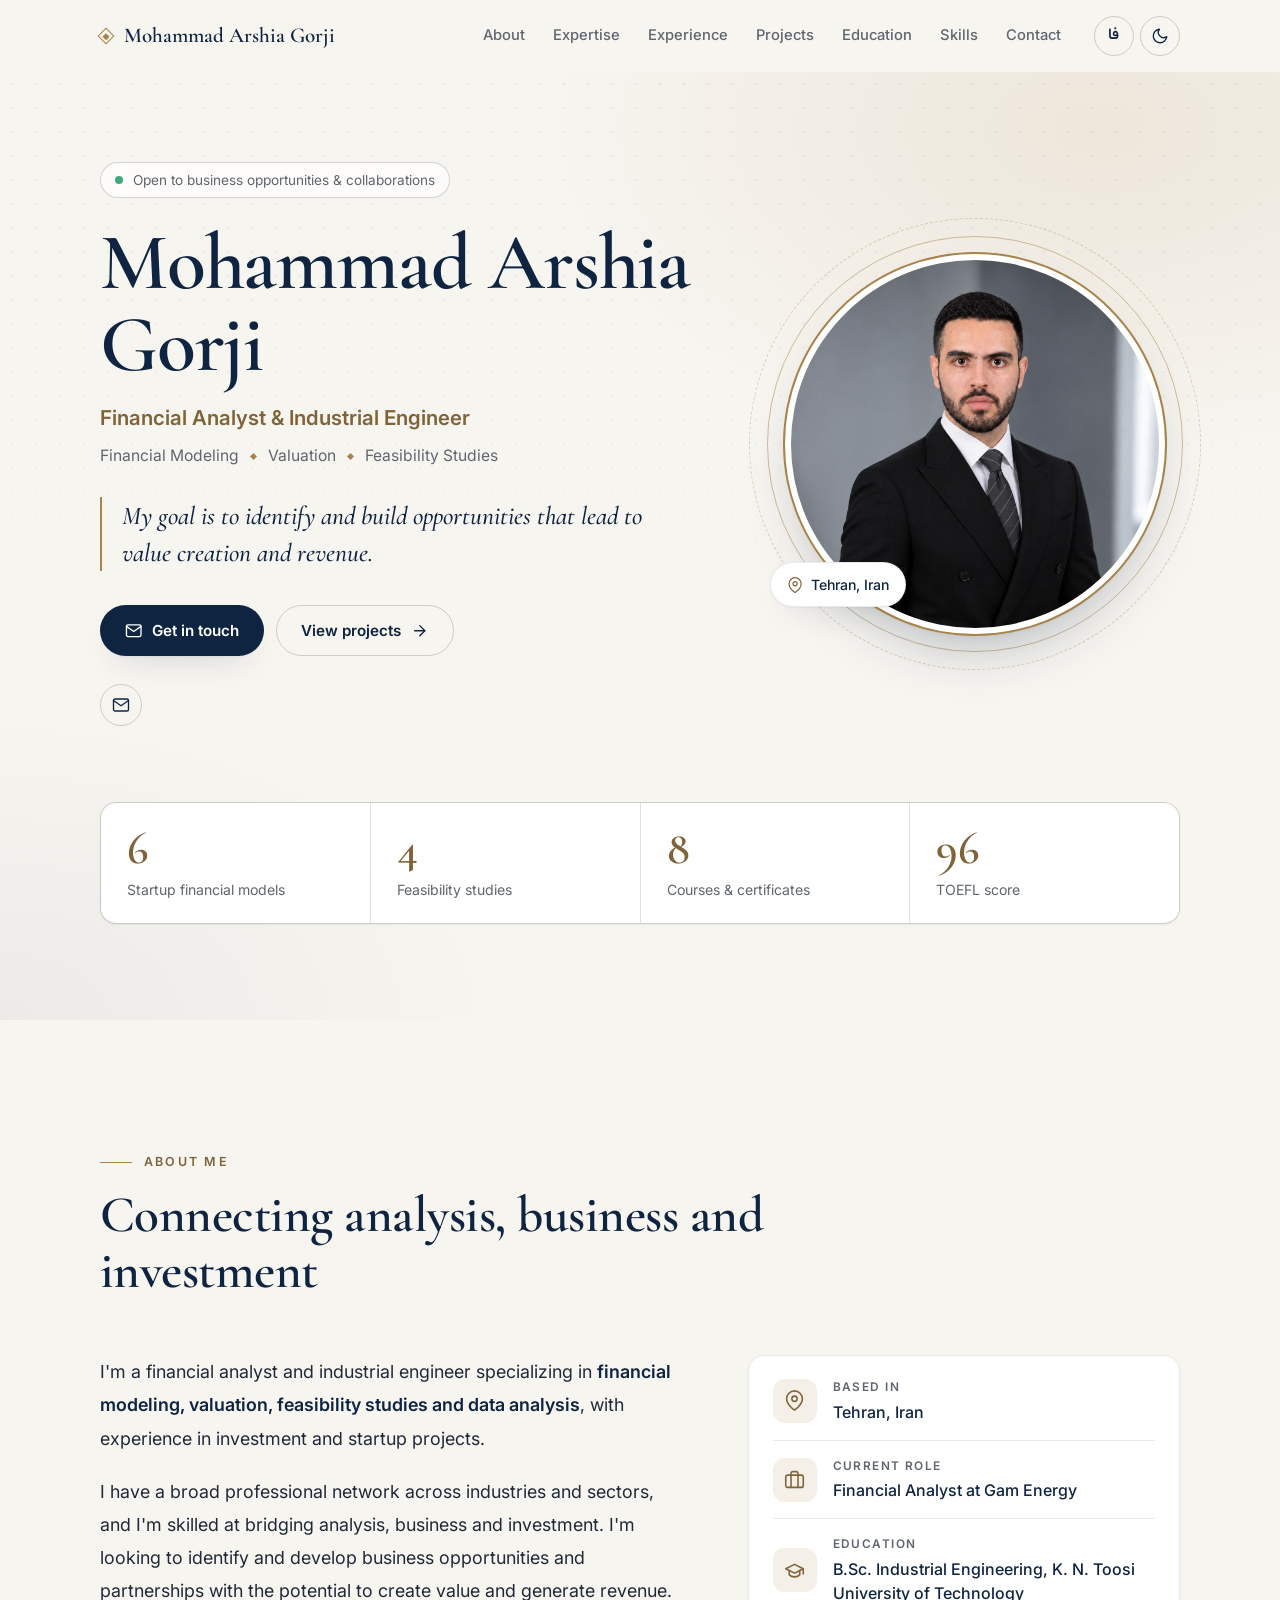
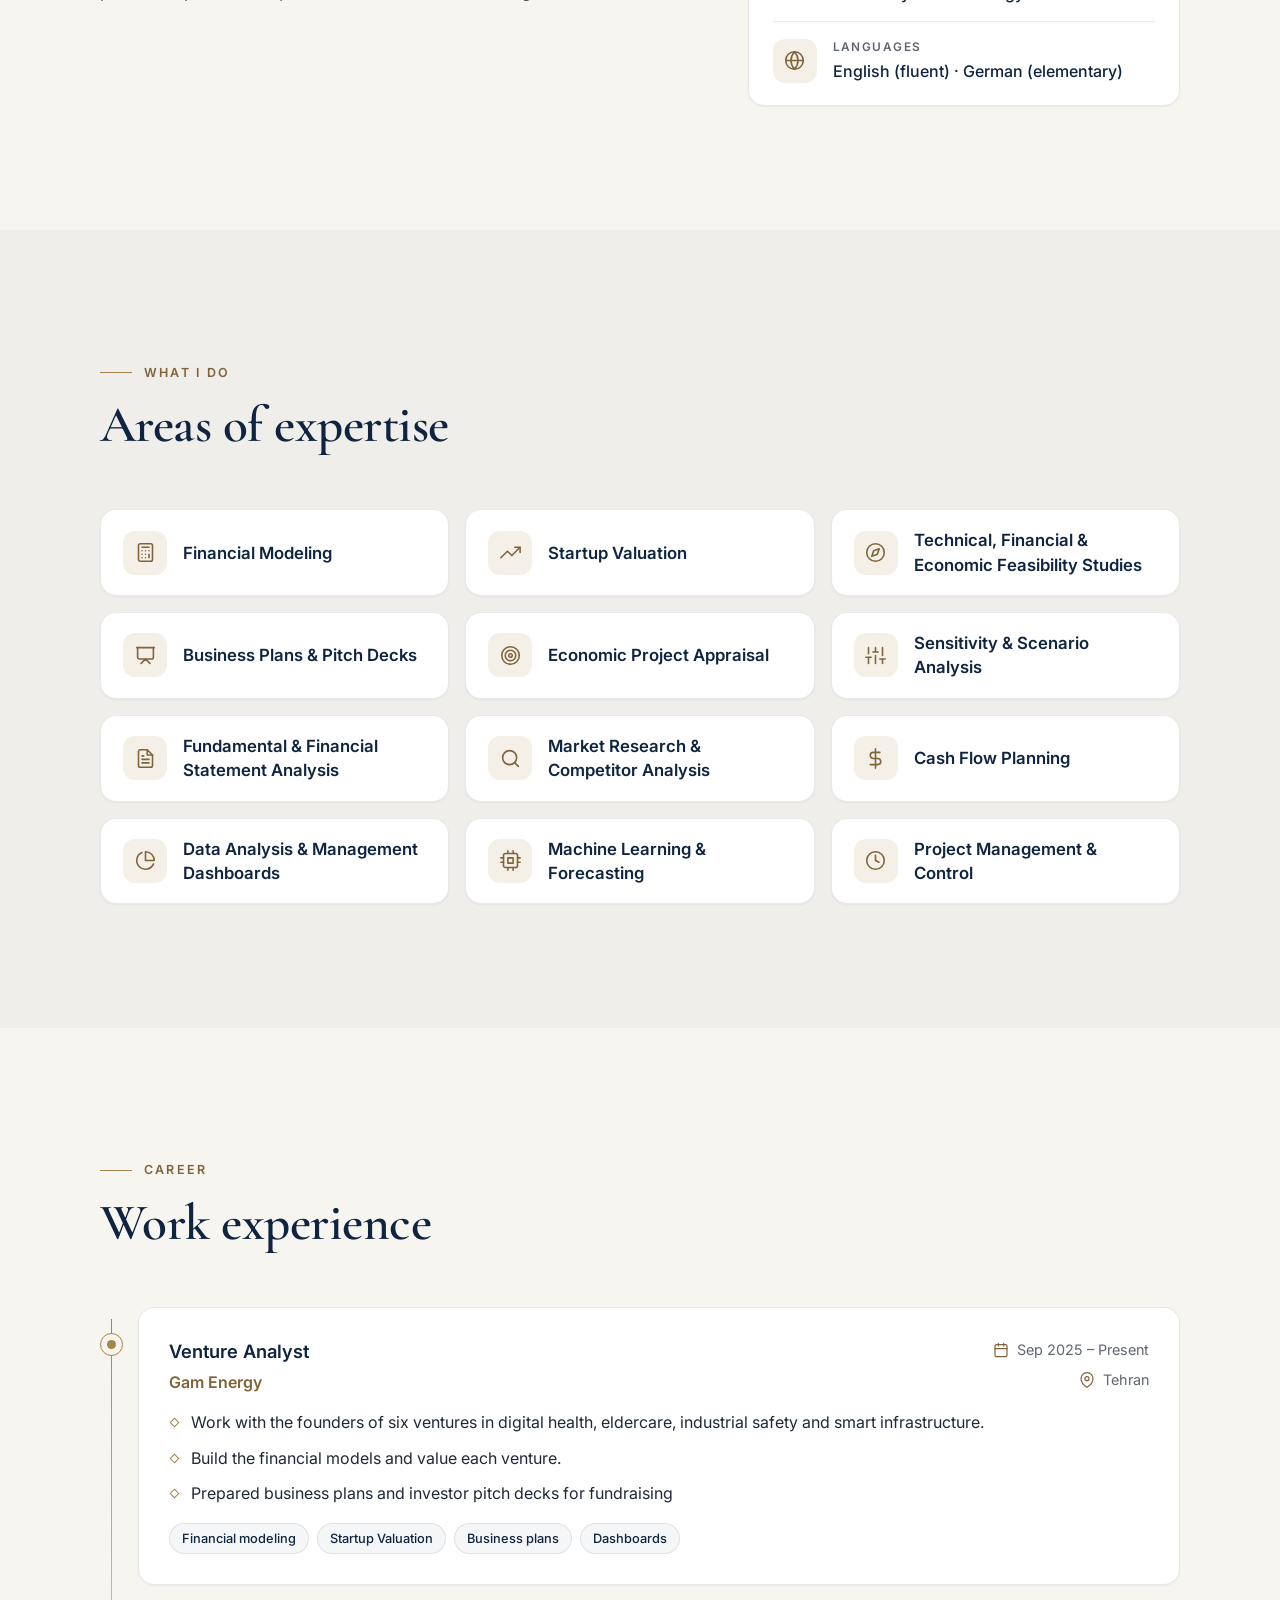
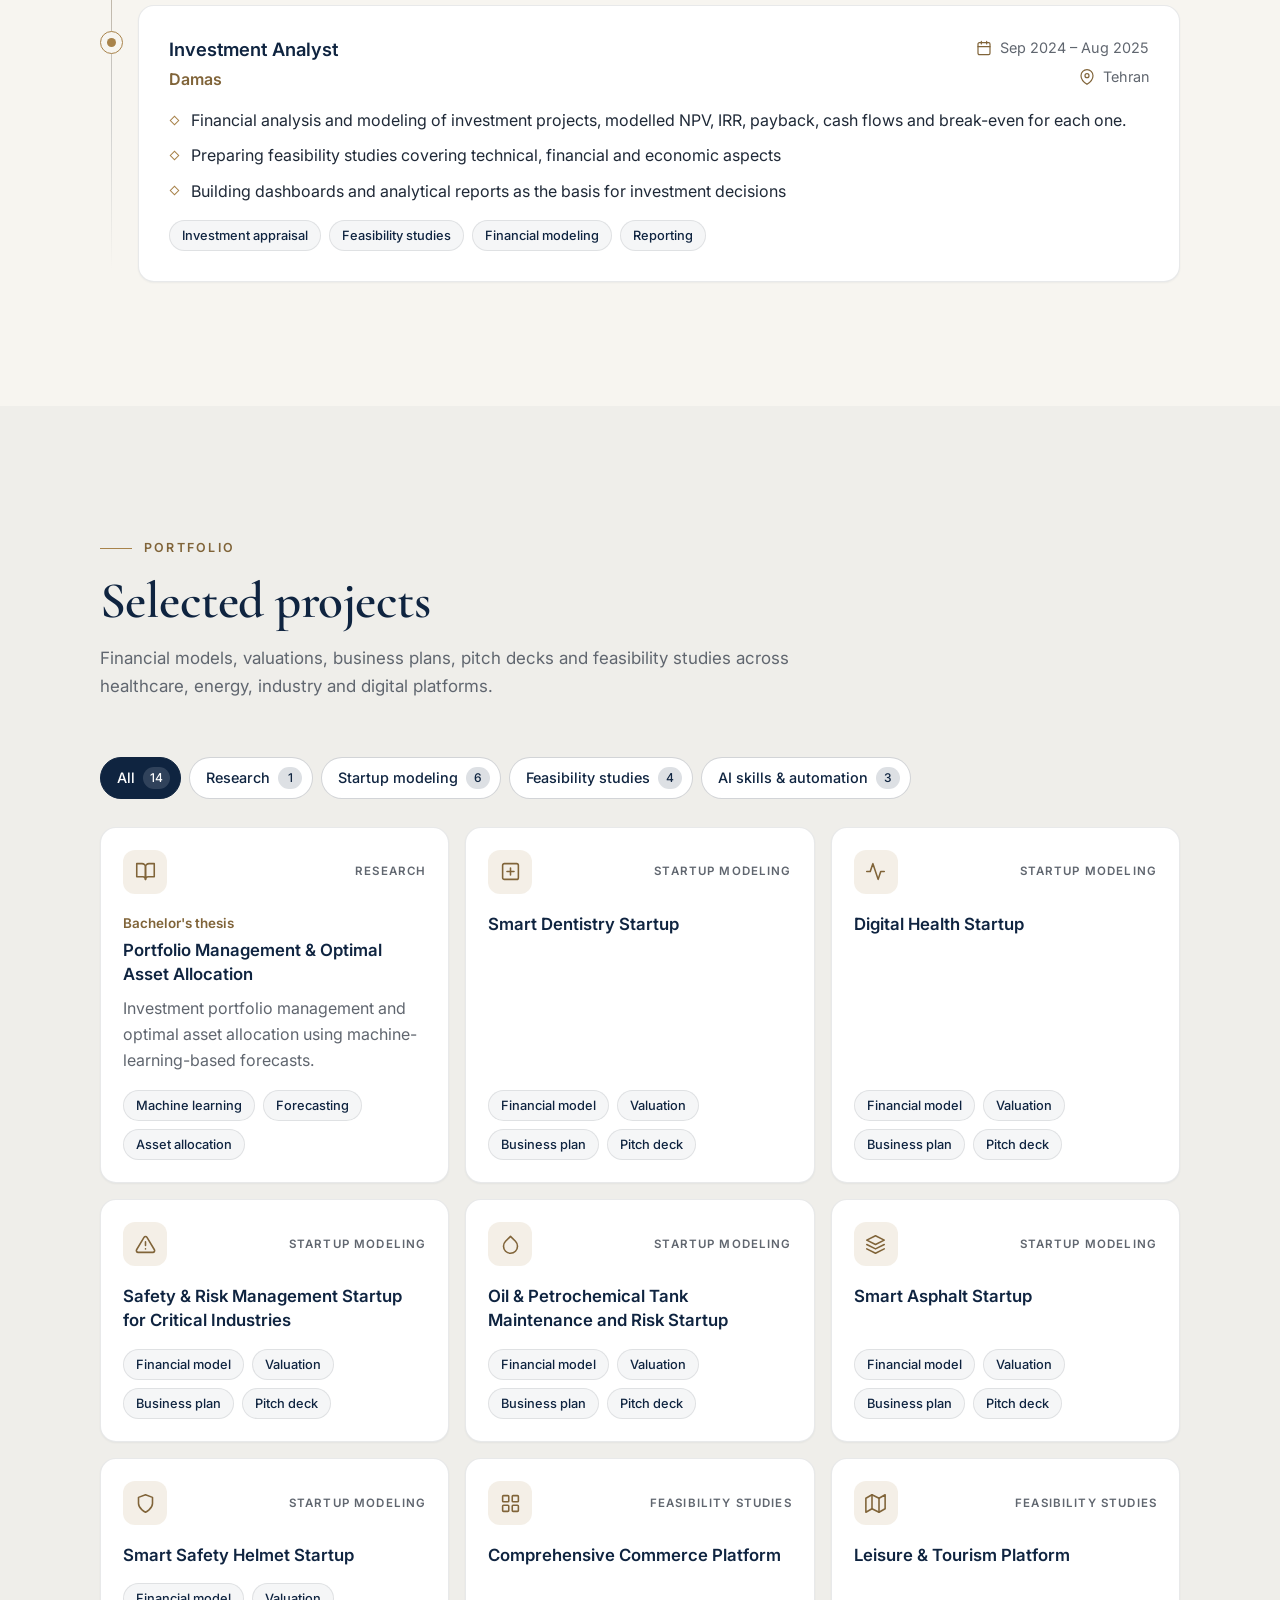
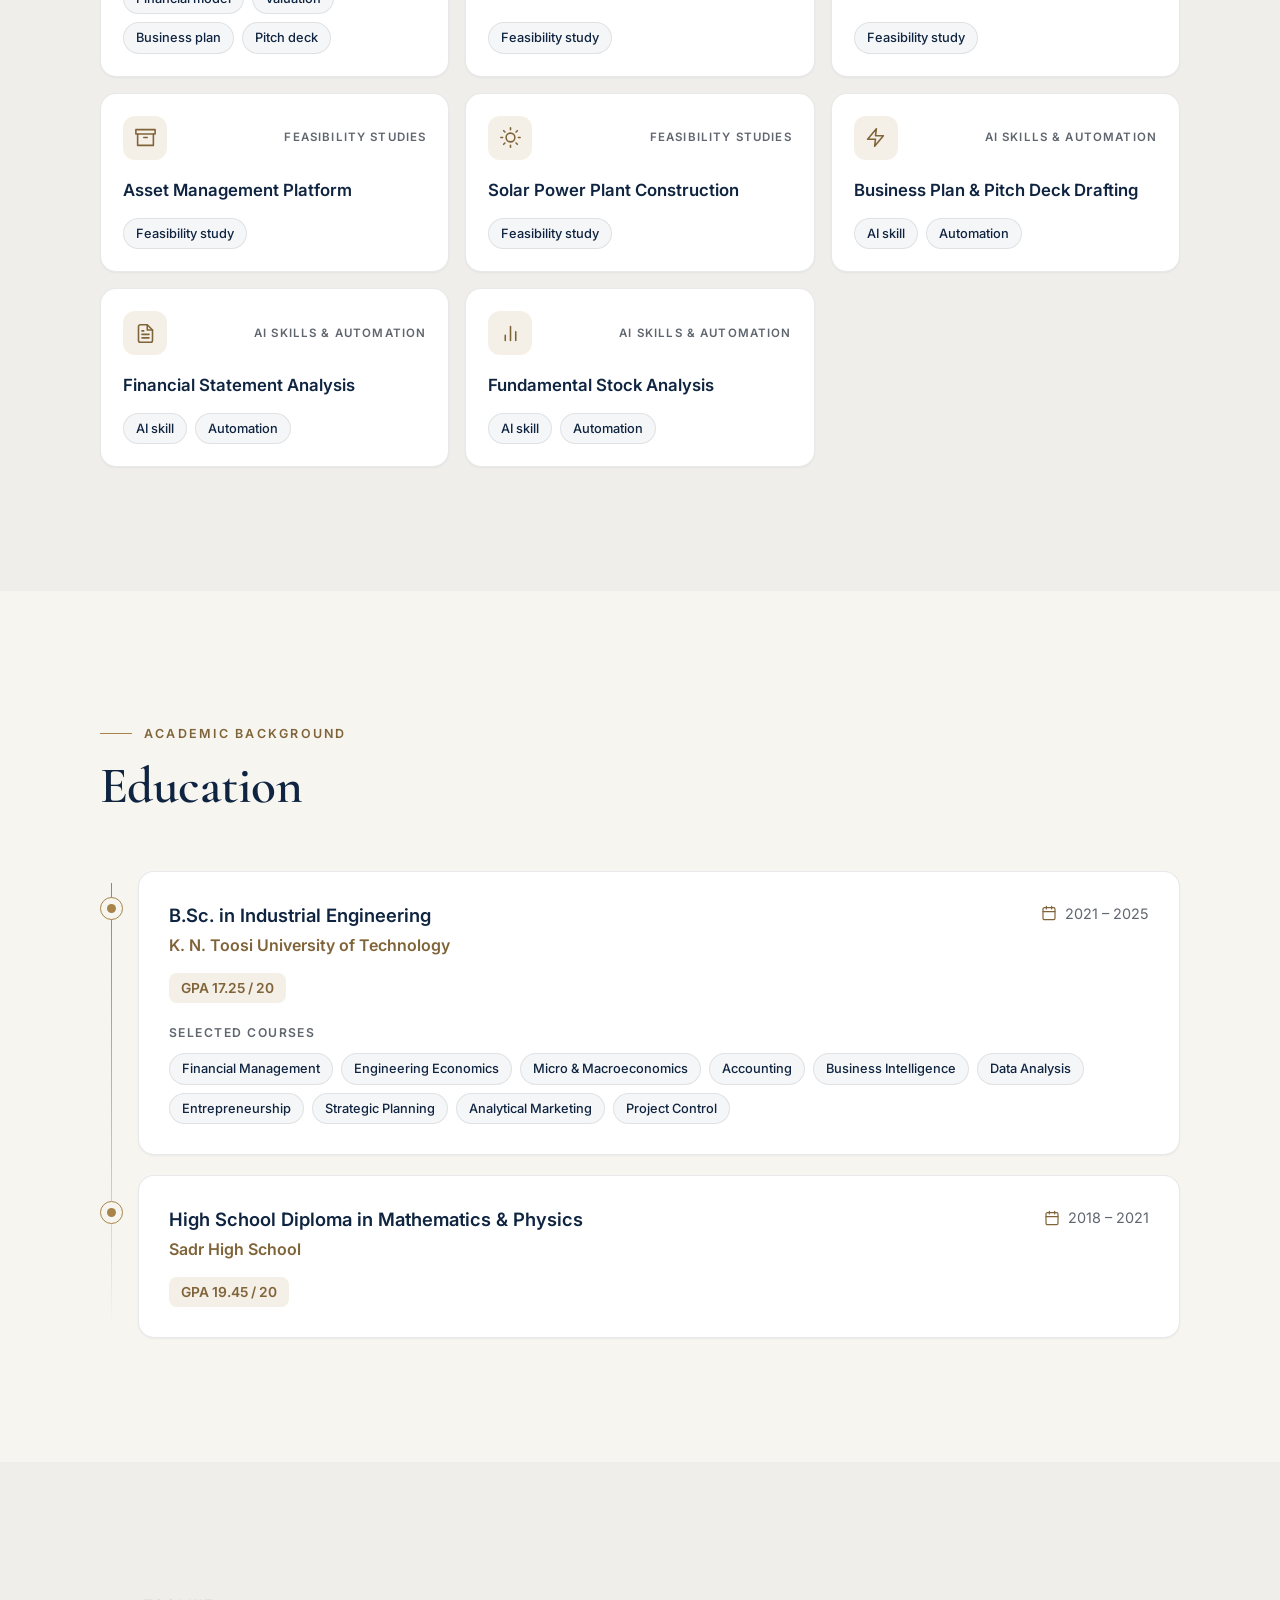
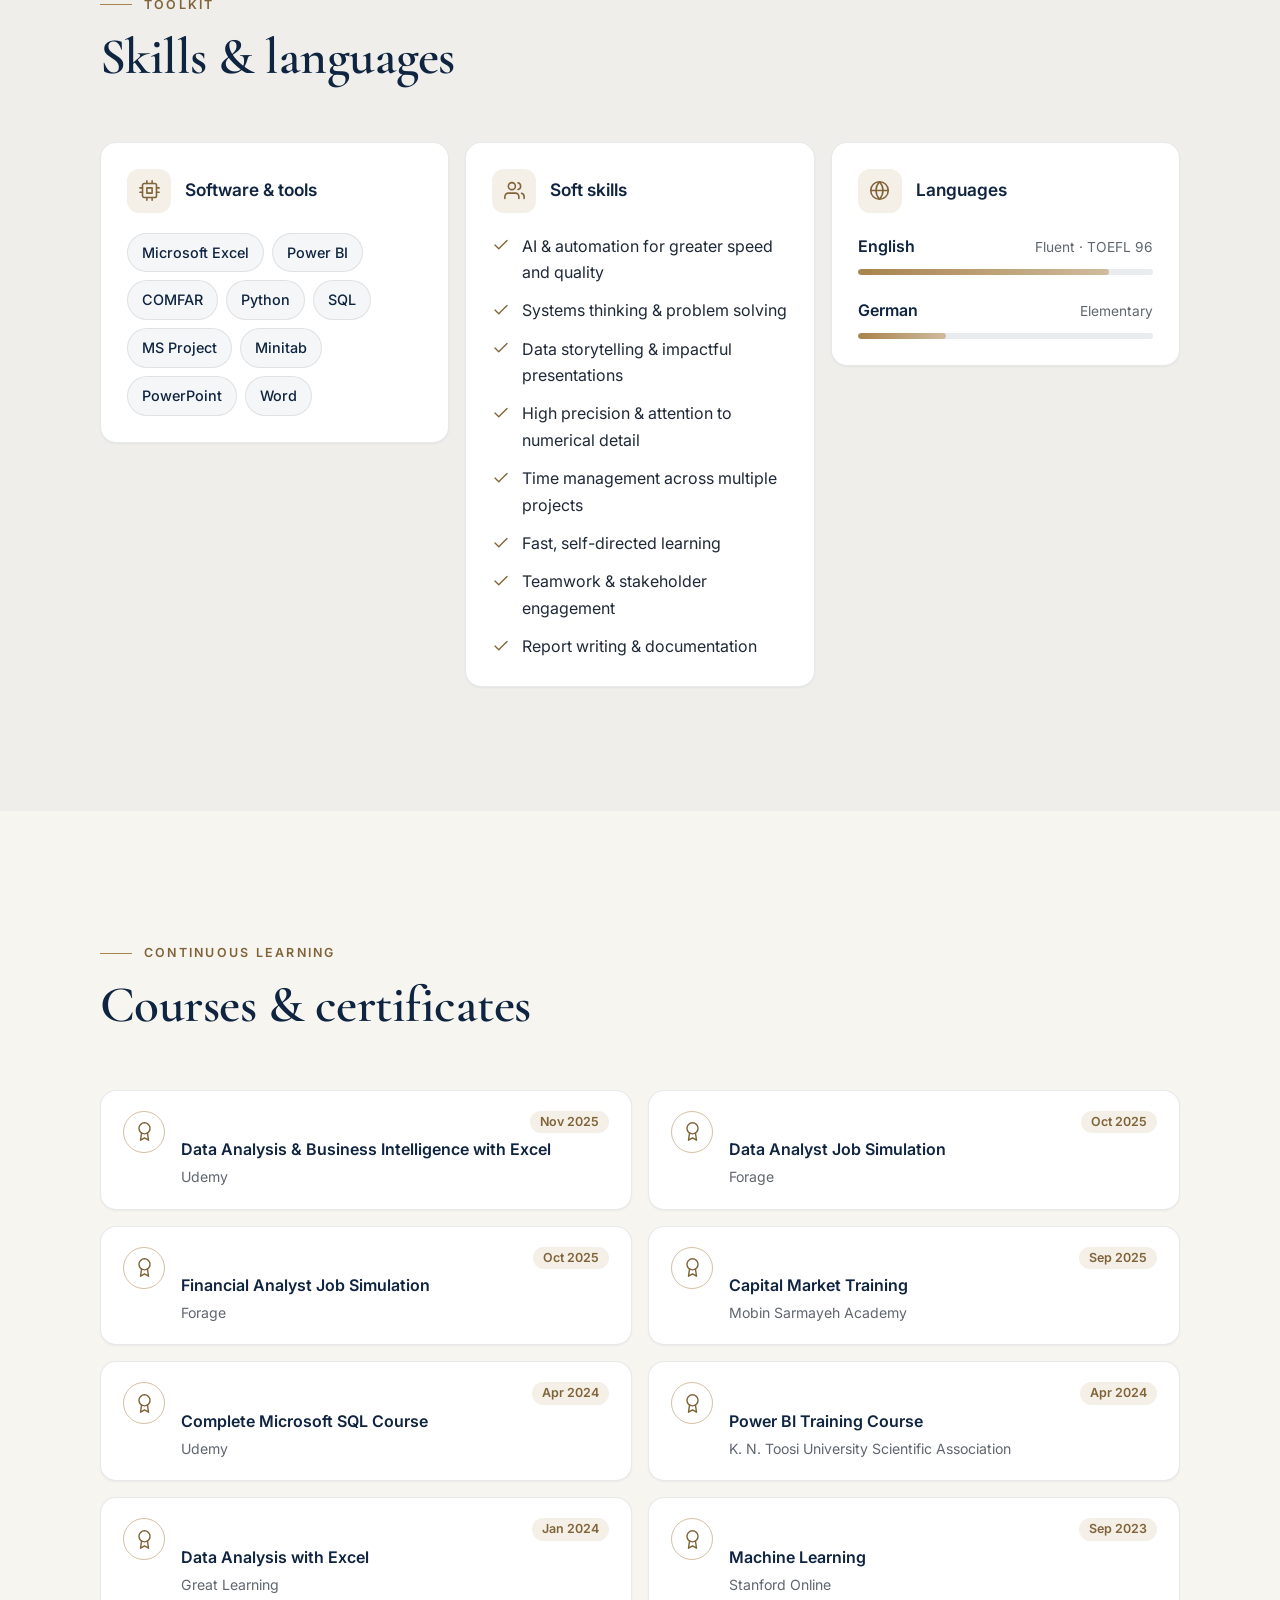
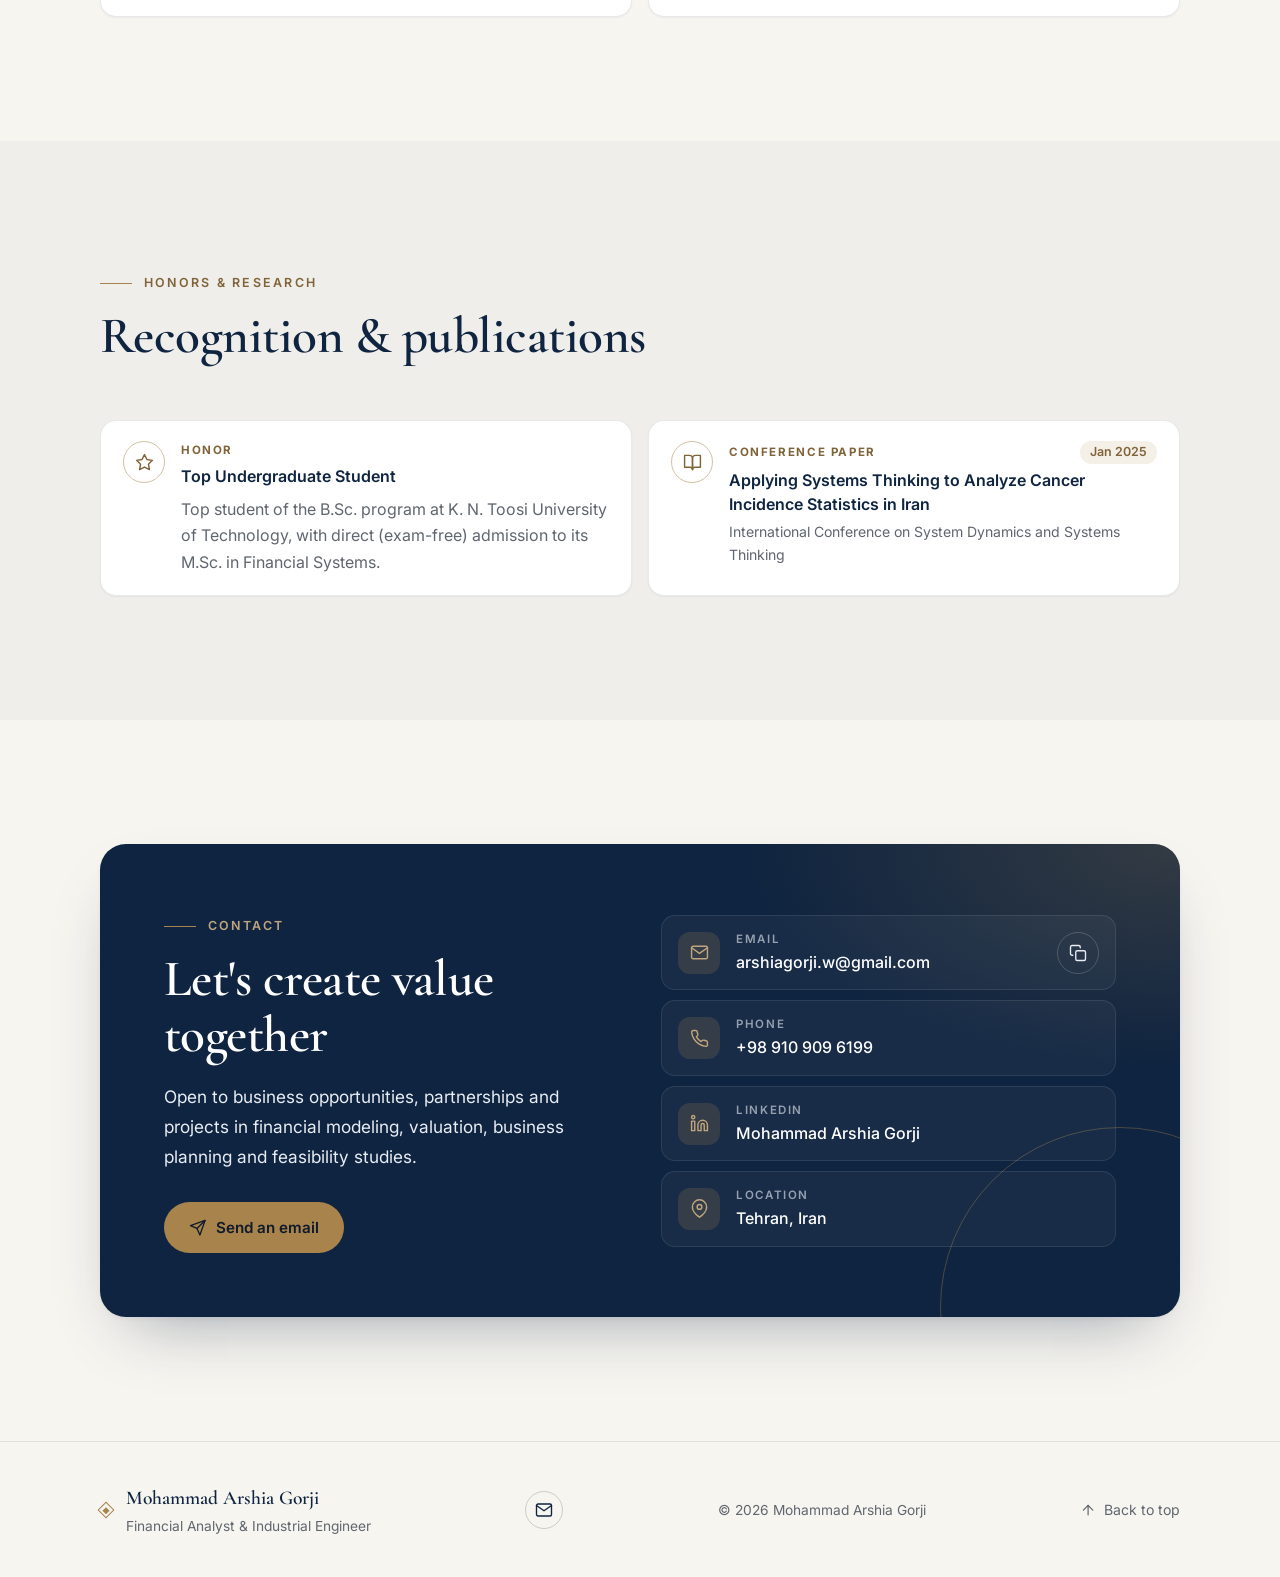
<file: index.html>
<!DOCTYPE html>
<html lang="en" dir="ltr">
<head>
  <meta charset="UTF-8">
  <meta name="viewport" content="width=device-width, initial-scale=1">

  <!-- ==============================================================
       SEARCH ENGINES & LINK PREVIEWS
       This is what Google, LinkedIn, WhatsApp, Telegram… show when
       your link is shared. The visible page text lives in content/.
       ============================================================== -->
  <title>Mohammad Arshia Gorji — Financial Analyst &amp; Industrial Engineer</title>
  <meta name="description" content="Financial analyst and industrial engineer specializing in financial modeling, startup valuation, feasibility studies and data analysis.">
  <meta name="author" content="Mohammad Arshia Gorji">

  <meta property="og:type" content="profile">
  <meta property="og:title" content="Mohammad Arshia Gorji — Financial Analyst &amp; Industrial Engineer">
  <meta property="og:description" content="Financial modeling · Valuation · Feasibility studies">
  <!-- After you publish, replace YOUR-SITE-ADDRESS with your real address,
       e.g. https://yourname.github.io/assets/img/profile.jpg -->
  <meta property="og:image" content="https://YOUR-SITE-ADDRESS/assets/img/profile.jpg">
  <meta name="twitter:card" content="summary">

  <meta name="theme-color" content="#0f2440">
  <link rel="icon" href="assets/img/favicon.svg" type="image/svg+xml">

  <!-- Fonts (free, from Google Fonts) -->
  <link rel="preconnect" href="https://fonts.googleapis.com">
  <link rel="preconnect" href="https://fonts.gstatic.com" crossorigin>
  <link rel="stylesheet" href="https://fonts.googleapis.com/css2?family=Cormorant+Garamond:ital,wght@0,500;0,600;0,700;1,500&family=Inter:wght@400;500;600;700&family=Vazirmatn:wght@400;500;600;700;800&display=swap">

  <link rel="stylesheet" href="assets/css/style.css">

  <!-- Remembers errors in the content files so the page can explain them -->
  <script>
    window.__siteErrors = [];
    window.addEventListener('error', function (e) {
      window.__siteErrors.push({ message: e.message, file: e.filename, line: e.lineno });
    });
  </script>
  <script src="content/settings.js"></script>
  <!-- Picks light or dark before the page is drawn (no white flash) -->
  <script>
    (function () {
      var theme = (window.SITE_SETTINGS && window.SITE_SETTINGS.theme) || {};
      var chosen = null;
      try { if (theme.showToggle !== false) chosen = localStorage.getItem('theme'); } catch (e) {}
      if (chosen !== 'light' && chosen !== 'dark') {
        chosen = theme.default === 'dark' ? 'dark'
          : theme.default === 'auto' && window.matchMedia && matchMedia('(prefers-color-scheme: dark)').matches ? 'dark'
          : 'light';
      }
      document.documentElement.setAttribute('data-theme', chosen);
    })();
  </script>
</head>
<body>
  <a class="skip-link" href="#main">Skip to content</a>

  <header class="site-header" id="site-header"></header>
  <main id="main"></main>
  <footer class="site-footer" id="site-footer"></footer>

  <noscript><p class="noscript">Please turn on JavaScript to view this website.</p></noscript>

  <!-- ==============================================================
       YOUR CONTENT — edit these files (not this page):
         content/en.js   → English text
         content/fa.js   → Persian text
       Using only one language? You can delete the other file and
       its line below.
       ============================================================== -->
  <script src="content/en.js"></script>
  <script src="content/fa.js"></script>

  <!-- Builds the page from the content files -->
  <script src="assets/js/main.js"></script>
</body>
</html>
</file>
<file: assets/css/style.css>
/* =====================================================================
   PORTFOLIO STYLES
   ---------------------------------------------------------------------
   Brand colors are set in content/settings.js — you don't need to edit
   this file to change them. Fonts are defined in the "Tokens" block.
   Layout uses logical properties (inline-start / inline-end), so the
   whole design mirrors automatically for right-to-left languages.
   ===================================================================== */

/* ---------- Tokens ---------- */
:root {
  --accent: #a8834b;
  --heading: #0f2440;
  --bg: #f7f5f0;
  --surface: #ffffff;
  --text: #1f2937;
  --panel: #0f2440;

  --accent-ink: color-mix(in srgb, var(--accent) 76%, #000);
  --accent-soft: color-mix(in srgb, var(--accent) 13%, transparent);
  --accent-line: color-mix(in srgb, var(--accent) 50%, transparent);
  --muted: color-mix(in srgb, var(--text) 70%, var(--bg));
  --line: color-mix(in srgb, var(--text) 10%, transparent);
  --line-strong: color-mix(in srgb, var(--text) 20%, transparent);
  --tint: color-mix(in srgb, var(--heading) 3.5%, var(--bg));
  --header-bg: color-mix(in srgb, var(--bg) 84%, transparent);
  --btn-bg: var(--panel);
  --btn-text: #ffffff;
  --panel-text: #e8ecf3;
  --panel-muted: color-mix(in srgb, #e8ecf3 62%, var(--panel));
  --panel-accent: color-mix(in srgb, var(--accent) 72%, #ffffff);
  --shadow-sm: 0 1px 2px rgb(15 36 64 / 0.05);
  --shadow: 0 1px 2px rgb(15 36 64 / 0.04), 0 14px 34px -18px rgb(15 36 64 / 0.28);
  --shadow-lg: 0 2px 4px rgb(15 36 64 / 0.04), 0 30px 64px -30px rgb(15 36 64 / 0.42);

  --font-display: "Cormorant Garamond", "Iowan Old Style", "Palatino Linotype", Palatino, Georgia, serif;
  --font-body: "Inter", system-ui, -apple-system, "Segoe UI", Roboto, "Helvetica Neue", Arial, sans-serif;

  --radius-sm: 10px;
  --radius: 16px;
  --radius-lg: 26px;
  --container: 1160px;
  --gutter: clamp(16px, 4vw, 40px);
  --header-h: 72px;
  --ease: cubic-bezier(0.2, 0.7, 0.2, 1);
  color-scheme: light;
}

:root[data-theme="dark"] {
  --accent: #d2ae72;
  --heading: #eef1f7;
  --bg: #0a1322;
  --surface: #111d31;
  --text: #cdd5e1;
  --panel: #132440;

  --accent-ink: var(--accent);
  --line: color-mix(in srgb, #ffffff 9%, transparent);
  --line-strong: color-mix(in srgb, #ffffff 17%, transparent);
  --tint: color-mix(in srgb, #ffffff 2.5%, var(--bg));
  --btn-bg: var(--accent);
  --btn-text: #0a1322;
  --shadow-sm: 0 1px 2px rgb(0 0 0 / 0.3);
  --shadow: 0 1px 2px rgb(0 0 0 / 0.25), 0 16px 38px -20px rgb(0 0 0 / 0.75);
  --shadow-lg: 0 2px 6px rgb(0 0 0 / 0.3), 0 32px 72px -30px rgb(0 0 0 / 0.85);
  color-scheme: dark;
}

/* Persian (and other RTL scripts): one clean font, no letter-spacing,
   because extra spacing breaks the joined Persian letters. */
:root[lang="fa"] {
  --font-display: "Vazirmatn", Tahoma, "Segoe UI", sans-serif;
  --font-body: "Vazirmatn", Tahoma, "Segoe UI", sans-serif;
}
:root[lang="fa"] * { letter-spacing: 0 !important; }

/* ---------- Base ---------- */
*, *::before, *::after { box-sizing: border-box; }

html {
  -webkit-text-size-adjust: 100%;
  text-size-adjust: 100%;
  scroll-padding-top: calc(var(--header-h) + 12px);
}
@media (prefers-reduced-motion: no-preference) {
  html { scroll-behavior: smooth; }
}

body {
  margin: 0;
  min-height: 100vh;
  background: var(--bg);
  color: var(--text);
  font-family: var(--font-body);
  font-size: 1rem;
  line-height: 1.65;
  -webkit-font-smoothing: antialiased;
  -moz-osx-font-smoothing: grayscale;
  overflow-x: hidden;
  transition: background-color 0.3s var(--ease), color 0.3s var(--ease);
}
:root[lang="fa"] body { line-height: 1.95; }

img { display: block; max-width: 100%; }
a { color: inherit; }
button { font: inherit; color: inherit; }
h1, h2, h3, h4 { margin: 0; color: var(--heading); line-height: 1.2; }
p { margin: 0; }
ul, ol { margin: 0; padding: 0; list-style: none; }
code, kbd { font-family: ui-monospace, SFMono-Regular, Consolas, monospace; font-size: 0.9em; }
[hidden] { display: none !important; }

::selection { background: color-mix(in srgb, var(--accent) 30%, transparent); color: var(--heading); }

:focus-visible { outline: 2px solid var(--accent-ink); outline-offset: 3px; border-radius: 6px; }

.icon {
  width: 1.15em;
  height: 1.15em;
  flex: none;
  fill: none;
  stroke: currentColor;
  stroke-width: 1.8;
  stroke-linecap: round;
  stroke-linejoin: round;
}
[dir="rtl"] .icon--flip { transform: scaleX(-1); }

.container {
  width: 100%;
  max-width: var(--container);
  margin-inline: auto;
  padding-inline: var(--gutter);
}

.skip-link {
  position: fixed;
  inset-inline-start: 12px;
  top: -60px;
  z-index: 100;
  padding: 10px 16px;
  border-radius: var(--radius-sm);
  background: var(--btn-bg);
  color: var(--btn-text);
  font-weight: 600;
  text-decoration: none;
  transition: top 0.2s;
}
.skip-link:focus { top: 12px; }

.noscript { padding: 40px var(--gutter); text-align: center; }

/* ---------- Header ---------- */
.site-header {
  position: sticky;
  top: 0;
  z-index: 50;
  height: var(--header-h);
  background: var(--header-bg);
  -webkit-backdrop-filter: saturate(160%) blur(14px);
  backdrop-filter: saturate(160%) blur(14px);
  border-bottom: 1px solid transparent;
  transition: border-color 0.3s, box-shadow 0.3s, background-color 0.3s;
}
.site-header.is-scrolled {
  border-bottom-color: var(--line);
  box-shadow: 0 10px 30px -24px rgb(0 0 0 / 0.4);
}

.nav-bar { height: 100%; display: flex; align-items: center; gap: 20px; }

.brand {
  display: inline-flex;
  align-items: center;
  gap: 12px;
  min-width: 0;
  margin-inline-end: auto;
  text-decoration: none;
}
.brand-mark {
  position: relative;
  flex: none;
  width: 12px;
  height: 12px;
  border: 1.5px solid var(--accent);
  transform: rotate(45deg);
}
.brand-mark::after { content: ""; position: absolute; inset: 2.5px; background: var(--accent); }
.brand-name {
  overflow: hidden;
  white-space: nowrap;
  text-overflow: ellipsis;
  font-family: var(--font-display);
  font-size: 1.32rem;
  font-weight: 600;
  color: var(--heading);
}
:root[lang="fa"] .brand-name { font-size: 1.02rem; font-weight: 700; }
.brand-name--short { display: none; }
@media (max-width: 520px) {
  .brand--has-short .brand-name--full { display: none; }
  .brand--has-short .brand-name--short { display: inline; }
}

.site-nav ul { display: flex; gap: 2px; }
.site-nav a {
  display: block;
  padding: 8px 13px;
  border-radius: 999px;
  font-size: 0.92rem;
  font-weight: 500;
  color: var(--muted);
  text-decoration: none;
  transition: color 0.2s, background-color 0.2s;
}
.site-nav a:hover { color: var(--heading); }
.site-nav a.is-active { color: var(--heading); background: var(--accent-soft); }

.nav-tools { display: flex; align-items: center; gap: 6px; }

.tool-btn {
  display: inline-grid;
  place-items: center;
  width: 40px;
  height: 40px;
  padding: 0;
  border: 1px solid var(--line-strong);
  border-radius: 999px;
  background: transparent;
  color: var(--heading);
  cursor: pointer;
  transition: border-color 0.2s, color 0.2s, background-color 0.2s;
}
.tool-btn:hover { border-color: var(--accent); color: var(--accent-ink); }
.tool-btn .icon { width: 18px; height: 18px; }

.lang-btn { width: auto; min-width: 40px; padding-inline: 11px; font-size: 0.8rem; font-weight: 700; letter-spacing: 0.04em; }
.lang-btn:lang(fa) { font-family: "Vazirmatn", Tahoma, sans-serif; font-size: 0.95rem; font-weight: 600; }

.theme-btn .i-sun,
:root[data-theme="dark"] .theme-btn .i-moon { display: none; }
:root[data-theme="dark"] .theme-btn .i-sun { display: block; }

.menu-btn { display: none; }
.menu-btn .i-close,
.menu-open .menu-btn .i-open { display: none; }
.menu-open .menu-btn .i-close { display: block; }

@media (max-width: 1080px) {
  .menu-btn { display: inline-grid; }
  .site-nav {
    position: absolute;
    top: 100%;
    inset-inline: 0;
    background: var(--bg);
    border-bottom: 1px solid var(--line);
    box-shadow: 0 30px 40px -30px rgb(0 0 0 / 0.35);
    opacity: 0;
    visibility: hidden;
    transform: translateY(-6px);
    transition: opacity 0.25s var(--ease), transform 0.25s var(--ease), visibility 0.25s;
  }
  .menu-open .site-nav { opacity: 1; visibility: visible; transform: none; }
  .site-nav ul {
    flex-direction: column;
    max-width: var(--container);
    margin-inline: auto;
    padding: 10px var(--gutter) 18px;
  }
  .site-nav a { padding: 12px 14px; border-radius: 12px; font-size: 1rem; }
}

/* Very small phones: tighten the top bar so the name fits */
@media (max-width: 380px) {
  .nav-bar { gap: 10px; }
  .brand { gap: 9px; }
  .brand-name { font-size: 1.15rem; }
  :root[lang="fa"] .brand-name { font-size: 0.95rem; }
  .nav-tools { gap: 4px; }
  .tool-btn { width: 36px; height: 36px; }
  .lang-btn { min-width: 36px; padding-inline: 8px; }
}

/* ---------- Buttons ---------- */
.btn {
  display: inline-flex;
  align-items: center;
  justify-content: center;
  gap: 10px;
  min-height: 48px;
  padding: 12px 24px;
  border: 1px solid transparent;
  border-radius: 999px;
  font-size: 0.95rem;
  font-weight: 600;
  text-decoration: none;
  cursor: pointer;
  transition: transform 0.2s var(--ease), box-shadow 0.2s, background-color 0.2s, border-color 0.2s, color 0.2s;
}
.btn:hover { transform: translateY(-2px); }
.btn-primary { background: var(--btn-bg); color: var(--btn-text); box-shadow: var(--shadow); }
.btn-primary:hover { box-shadow: var(--shadow-lg); }
.btn-outline { background: transparent; border-color: var(--line-strong); color: var(--heading); }
.btn-outline:hover { border-color: var(--accent); color: var(--accent-ink); }
.btn-gold { background: var(--accent); color: #0f1a2c; }
.btn-gold:hover { background: var(--panel-accent); }

.icon-btn {
  display: inline-grid;
  place-items: center;
  flex: none;
  width: 42px;
  height: 42px;
  padding: 0;
  border: 1px solid var(--line-strong);
  border-radius: 999px;
  background: transparent;
  color: var(--heading);
  text-decoration: none;
  cursor: pointer;
  transition: transform 0.2s var(--ease), border-color 0.2s, color 0.2s;
}
.icon-btn:hover { transform: translateY(-2px); border-color: var(--accent); color: var(--accent-ink); }
.icon-btn .icon { width: 18px; height: 18px; }

.social { display: flex; flex-wrap: wrap; gap: 8px; margin-top: 28px; }
.social--small { margin: 0; }
.social--small .icon-btn { width: 38px; height: 38px; }

/* ---------- Hero ---------- */
.hero {
  position: relative;
  isolation: isolate;
  overflow: hidden;
  padding-block: clamp(36px, 7vw, 92px) clamp(56px, 8vw, 96px);
}
.hero-bg { position: absolute; inset: 0; z-index: -1; pointer-events: none; }
.hero-bg::before {
  content: "";
  position: absolute;
  inset: 0;
  background:
    radial-gradient(880px 520px at 86% 6%, var(--accent-soft), transparent 64%),
    radial-gradient(720px 440px at 0% 100%, color-mix(in srgb, var(--heading) 5%, transparent), transparent 70%);
}
.hero-bg::after {
  content: "";
  position: absolute;
  inset: 0;
  background-image: radial-gradient(color-mix(in srgb, var(--heading) 14%, transparent) 1px, transparent 1.2px);
  background-size: 24px 24px;
  -webkit-mask-image: linear-gradient(to bottom, #000 0%, transparent 72%);
  mask-image: linear-gradient(to bottom, #000 0%, transparent 72%);
  opacity: 0.55;
}

.hero-grid {
  display: grid;
  grid-template-columns: minmax(0, 1.3fr) minmax(0, 0.9fr);
  align-items: center;
  gap: clamp(36px, 6vw, 88px);
}
.hero-grid--text { grid-template-columns: minmax(0, 1fr); }

.status {
  display: inline-flex;
  align-items: center;
  gap: 10px;
  max-width: 100%;
  margin-bottom: 24px;
  padding: 6px 14px;
  border: 1px solid var(--line-strong);
  border-radius: 18px;
  background: color-mix(in srgb, var(--surface) 70%, transparent);
  font-size: 0.85rem;
  color: var(--muted);
}
.status-dot {
  flex: none;
  width: 8px;
  height: 8px;
  border-radius: 50%;
  background: #3fa87c;
  animation: pulse 2.4s infinite;
}
@keyframes pulse {
  0% { box-shadow: 0 0 0 0 rgb(63 168 124 / 0.45); }
  70% { box-shadow: 0 0 0 9px rgb(63 168 124 / 0); }
  100% { box-shadow: 0 0 0 0 rgb(63 168 124 / 0); }
}

.hero-name {
  font-family: var(--font-display);
  font-size: clamp(2.7rem, 6.6vw, 5rem);
  font-weight: 600;
  line-height: 1.02;
  letter-spacing: -0.015em;
}
:root[lang="fa"] .hero-name { font-size: clamp(2.2rem, 5.2vw, 3.8rem); font-weight: 800; line-height: 1.35; }

.hero-role {
  margin-top: 16px;
  font-size: clamp(1.05rem, 1.8vw, 1.28rem);
  font-weight: 600;
  color: var(--accent-ink);
}
.hero-tagline { display: flex; flex-wrap: wrap; align-items: center; margin-top: 8px; font-size: 0.98rem; color: var(--muted); }
.hero-tagline li + li::before {
  content: "";
  display: inline-block;
  width: 5px;
  height: 5px;
  margin-inline: 12px;
  vertical-align: middle;
  background: var(--accent);
  transform: rotate(45deg);
}

.hero-intro {
  max-width: 32em;
  margin-top: 28px;
  padding-inline-start: 20px;
  border-inline-start: 2px solid var(--accent);
  font-family: var(--font-display);
  font-size: clamp(1.3rem, 2.2vw, 1.6rem);
  font-style: italic;
  font-weight: 500;
  line-height: 1.45;
  color: var(--heading);
}
:root[lang="fa"] .hero-intro { font-size: clamp(1.05rem, 1.8vw, 1.2rem); font-style: normal; line-height: 2; }

.hero-actions { display: flex; flex-wrap: wrap; gap: 12px; margin-top: 34px; }

.hero-visual { display: flex; justify-content: center; }
.portrait {
  position: relative;
  width: min(100%, 380px);
  aspect-ratio: 1;
  margin: 0;
}
.portrait::before {
  content: "";
  position: absolute;
  inset: -18px;
  border: 1px solid var(--accent-line);
  border-radius: 50%;
}
.portrait-ring {
  position: absolute;
  inset: -36px;
  border: 1px dashed color-mix(in srgb, var(--accent) 34%, transparent);
  border-radius: 50%;
  animation: spin 90s linear infinite;
}
@keyframes spin { to { transform: rotate(360deg); } }
.portrait img {
  position: relative;
  width: 100%;
  height: 100%;
  object-fit: cover;
  border: 6px solid var(--surface);
  border-radius: 50%;
  background: var(--panel);
  box-shadow: 0 0 0 2px var(--accent), var(--shadow-lg);
}
.portrait--empty {
  display: grid;
  place-items: center;
  border-radius: 50%;
  background: var(--panel);
  box-shadow: 0 0 0 2px var(--accent);
}
.portrait--empty::after {
  content: attr(data-initials);
  font-family: var(--font-display);
  font-size: 5rem;
  color: var(--panel-accent);
}
.portrait-badge {
  position: absolute;
  inset-inline-start: -4%;
  bottom: 7%;
  display: inline-flex;
  align-items: center;
  gap: 8px;
  padding: 10px 16px;
  border: 1px solid var(--line);
  border-radius: 999px;
  background: var(--surface);
  box-shadow: var(--shadow);
  font-size: 0.88rem;
  font-weight: 500;
  color: var(--heading);
}
.portrait-badge .icon { color: var(--accent-ink); }

.stats {
  display: grid;
  grid-template-columns: repeat(var(--n, 4), minmax(0, 1fr));
  gap: 1px;
  margin: clamp(44px, 6vw, 76px) 0 0;
  overflow: hidden;
  border: 1px solid var(--line);
  border-radius: var(--radius);
  background: var(--line);
  box-shadow: var(--shadow-sm);
}
.stat {
  display: flex;
  flex-direction: column-reverse;
  justify-content: flex-end;
  gap: 6px;
  padding: 22px 26px;
  background: var(--surface);
}
.stat dd {
  margin: 0;
  font-family: var(--font-display);
  font-size: clamp(2.1rem, 3.8vw, 2.9rem);
  font-weight: 600;
  line-height: 1;
  color: var(--accent-ink);
}
:root[lang="fa"] .stat dd { font-weight: 700; font-size: clamp(1.8rem, 3.2vw, 2.4rem); line-height: 1.2; }
.stat dt { font-size: 0.88rem; color: var(--muted); }

@media (max-width: 900px) {
  .hero-grid { grid-template-columns: minmax(0, 1fr); }
  .hero-visual { order: -1; justify-content: flex-start; padding: 26px 0 8px 26px; }
  [dir="rtl"] .hero-visual { padding: 26px 26px 8px 0; }
  .portrait { width: 200px; }
  .portrait::before { inset: -12px; }
  .portrait-ring { inset: -24px; }
  .portrait-badge { inset-inline-start: auto; inset-inline-end: -64%; bottom: 36%; white-space: nowrap; }
}
@media (max-width: 720px) {
  .stats { grid-template-columns: repeat(2, minmax(0, 1fr)); }
  .stat:last-child:nth-child(odd) { grid-column: 1 / -1; }
  .stat { padding: 18px 20px; }
}
@media (max-width: 560px) {
  .status { align-items: flex-start; font-size: 0.8rem; line-height: 1.5; }
  .status-dot { margin-top: 0.45em; }
  .hero-tagline { gap: 8px; margin-top: 14px; }
  .hero-tagline li { padding: 3px 12px; border: 1px solid var(--line-strong); border-radius: 999px; font-size: 0.85rem; }
  .hero-tagline li + li::before { display: none; }
}
@media (max-width: 420px) {
  .portrait { width: 168px; }
  .portrait-badge { display: none; }
  .hero-actions .btn { flex: 1 1 100%; }
}

/* ---------- Sections ---------- */
.section { position: relative; padding-block: clamp(72px, 10vw, 124px); }
.section--tint { background: var(--tint); }

.section-head { max-width: 720px; margin-bottom: clamp(34px, 5vw, 56px); }
.eyebrow {
  display: inline-flex;
  align-items: center;
  gap: 12px;
  font-size: 0.78rem;
  font-weight: 600;
  letter-spacing: 0.18em;
  text-transform: uppercase;
  color: var(--accent-ink);
}
.eyebrow::before { content: ""; width: 32px; height: 1px; background: var(--accent); }
:root[lang="fa"] .eyebrow { font-size: 0.92rem; text-transform: none; }

.section-title {
  margin-top: 14px;
  font-family: var(--font-display);
  font-size: clamp(2.1rem, 4.4vw, 3.2rem);
  font-weight: 600;
  letter-spacing: -0.01em;
  line-height: 1.1;
}
:root[lang="fa"] .section-title { font-size: clamp(1.7rem, 3.4vw, 2.4rem); font-weight: 800; line-height: 1.5; }
.section-intro { margin-top: 16px; font-size: 1.06rem; color: var(--muted); }

.site-warning {
  padding: 14px 18px;
  border: 1px dashed #c0392b;
  border-radius: var(--radius-sm);
  color: #c0392b;
}

/* ---------- Grids & cards ---------- */
.grid-auto {
  --gap: 16px;
  display: grid;
  gap: var(--gap);
  grid-template-columns: repeat(
    auto-fill,
    minmax(min(100%, max(var(--min, 260px), calc((100% - (var(--cols, 3) - 1) * var(--gap)) / var(--cols, 3)))), 1fr)
  );
}

/* Scroll-in animation (only when enabled in settings.js) */
.reveal {
  transition-property: opacity, translate;
  transition-duration: 0.8s;
  transition-timing-function: var(--ease);
  transition-delay: var(--d, 0s);
}
.anim .reveal { opacity: 0; translate: 0 18px; }
.anim .reveal.is-visible { opacity: 1; translate: none; }

.card {
  position: relative;
  border: 1px solid var(--line);
  border-radius: var(--radius);
  background: var(--surface);
  box-shadow: var(--shadow-sm);
  transition-property: transform, box-shadow, border-color, opacity, translate;
  transition-duration: 0.3s, 0.3s, 0.3s, 0.8s, 0.8s;
  transition-timing-function: var(--ease);
  transition-delay: 0s, 0s, 0s, var(--d, 0s), var(--d, 0s);
}
.card:hover { transform: translateY(-3px); border-color: var(--accent-line); box-shadow: var(--shadow); }

.card-title { font-size: 1.05rem; font-weight: 600; line-height: 1.45; }
.card-text { margin-top: 8px; color: var(--muted); }
.card-img {
  width: calc(100% + 2px);
  max-width: none;
  margin: -1px -1px 18px;
  aspect-ratio: 16 / 9;
  object-fit: cover;
  border-radius: var(--radius) var(--radius) 0 0;
}

.feature-icon {
  display: inline-grid;
  place-items: center;
  flex: none;
  width: 44px;
  height: 44px;
  border-radius: 12px;
  background: var(--accent-soft);
  color: var(--accent-ink);
}
.feature-icon .icon { width: 21px; height: 21px; }

.feature { display: flex; align-items: flex-start; gap: 16px; padding: 22px; }
.feature--compact { align-items: center; padding-block: 18px; }
.feature-body { min-width: 0; }
.feature--media { flex-direction: column; }
.feature--media .card-img { margin: -23px -23px 2px; width: calc(100% + 46px); }

.points { display: grid; gap: 9px; margin-top: 14px; }
.points li { position: relative; padding-inline-start: 22px; }
.points li::before {
  content: "";
  position: absolute;
  inset-inline-start: 2px;
  top: 0.62em;
  width: 7px;
  height: 7px;
  border: 1.5px solid var(--accent);
  transform: rotate(45deg);
}
:root[lang="fa"] .points li::before { top: 0.78em; }
.points strong { color: var(--heading); font-weight: 600; }

.tags { display: flex; flex-wrap: wrap; gap: 8px; margin-top: 16px; }
.tags li {
  padding: 4px 12px;
  border: 1px solid var(--line);
  border-radius: 999px;
  background: color-mix(in srgb, var(--heading) 4%, transparent);
  font-size: 0.8rem;
  font-weight: 500;
  color: var(--heading);
}
.tags--lg li { padding: 7px 14px; font-size: 0.9rem; }
.tags-label {
  margin-top: 20px;
  font-size: 0.76rem;
  font-weight: 600;
  letter-spacing: 0.12em;
  text-transform: uppercase;
  color: var(--muted);
}
:root[lang="fa"] .tags-label { font-size: 0.9rem; }
.tags-label + .tags { margin-top: 10px; }

.badge {
  display: inline-flex;
  margin-top: 14px;
  padding: 4px 12px;
  border-radius: 8px;
  background: var(--accent-soft);
  font-size: 0.86rem;
  font-weight: 600;
  color: var(--accent-ink);
}

.more-link {
  display: inline-flex;
  align-items: center;
  gap: 8px;
  margin-top: 18px;
  font-size: 0.92rem;
  font-weight: 600;
  color: var(--accent-ink);
  text-decoration: none;
}
.more-link:hover { text-decoration: underline; text-underline-offset: 4px; }

/* ---------- About ---------- */
.about-grid {
  display: grid;
  grid-template-columns: minmax(0, 1.35fr) minmax(0, 1fr);
  align-items: start;
  gap: clamp(32px, 5vw, 72px);
}
.about-grid--single { grid-template-columns: minmax(0, 760px); }
.about-text p { font-size: 1.12rem; line-height: 1.85; }
.about-text p + p { margin-top: 20px; }
.about-text strong { font-weight: 600; color: var(--heading); }
:root[lang="fa"] .about-text p { font-size: 1.08rem; line-height: 2.1; }

.facts { padding: 6px 24px; }
.fact { display: flex; align-items: center; gap: 16px; padding: 16px 0; }
.fact + .fact { border-top: 1px solid var(--line); }
.fact-label { font-size: 0.74rem; font-weight: 600; letter-spacing: 0.12em; text-transform: uppercase; color: var(--muted); }
:root[lang="fa"] .fact-label { font-size: 0.85rem; }
.fact-value { margin-top: 2px; font-weight: 500; line-height: 1.5; color: var(--heading); }

@media (max-width: 900px) {
  .about-grid { grid-template-columns: minmax(0, 1fr); }
}

/* ---------- Timeline ---------- */
.timeline { position: relative; display: grid; gap: 20px; padding-inline-start: 38px; }
.timeline::before {
  content: "";
  position: absolute;
  inset-inline-start: 11px;
  top: 12px;
  bottom: 12px;
  width: 1px;
  background: linear-gradient(to bottom, var(--accent), var(--line-strong) 70%, transparent);
}
.timeline-item { position: relative; }
.timeline-dot {
  position: absolute;
  inset-inline-start: -38px;
  top: 26px;
  display: grid;
  place-items: center;
  width: 23px;
  height: 23px;
  border: 1px solid var(--accent);
  border-radius: 50%;
  background: var(--bg);
}
.section--tint .timeline-dot { background: var(--tint); }
.timeline-dot::after { content: ""; width: 9px; height: 9px; border-radius: 50%; background: var(--accent); }

.timeline-card { padding: clamp(20px, 3vw, 30px); }
.timeline-head { display: flex; flex-wrap: wrap; justify-content: space-between; gap: 10px 28px; }
.timeline-titles { min-width: 0; }
.timeline-head .card-title { font-size: 1.15rem; }
.timeline-place { margin-top: 4px; font-weight: 600; color: var(--accent-ink); }
.timeline-place a { text-decoration: none; }
.timeline-place a:hover { text-decoration: underline; }
.timeline-meta { display: flex; flex-direction: column; align-items: flex-end; gap: 6px; font-size: 0.9rem; color: var(--muted); }
.meta { display: inline-flex; align-items: center; gap: 8px; white-space: nowrap; }
.meta .icon { width: 16px; height: 16px; color: var(--accent-ink); }

@media (max-width: 640px) {
  .timeline { padding-inline-start: 28px; }
  .timeline::before { inset-inline-start: 8px; }
  .timeline-dot { inset-inline-start: -28px; width: 17px; height: 17px; top: 24px; }
  .timeline-dot::after { width: 7px; height: 7px; }
  .timeline-meta { flex-direction: row; flex-wrap: wrap; align-items: center; gap: 4px 16px; }
}

/* ---------- Projects ---------- */
.filters { display: flex; flex-wrap: wrap; gap: 8px; margin-bottom: 28px; }
.chip {
  display: inline-flex;
  align-items: center;
  gap: 8px;
  padding: 8px 10px 8px 16px;
  border: 1px solid var(--line-strong);
  border-radius: 999px;
  background: var(--surface);
  font-size: 0.9rem;
  font-weight: 500;
  color: var(--heading);
  cursor: pointer;
  transition: border-color 0.2s, background-color 0.2s, color 0.2s;
}
[dir="rtl"] .chip { padding: 8px 16px 8px 10px; }
.chip:hover { border-color: var(--accent); }
.chip.is-active { border-color: var(--btn-bg); background: var(--btn-bg); color: var(--btn-text); }
.chip-count {
  min-width: 24px;
  padding: 1px 7px;
  border-radius: 999px;
  background: color-mix(in srgb, currentColor 14%, transparent);
  font-size: 0.75rem;
  text-align: center;
}

.project { display: flex; flex-direction: column; padding: 22px; }
.project-top { display: flex; align-items: center; justify-content: space-between; gap: 12px; margin-bottom: 18px; }
.project-cat {
  font-size: 0.72rem;
  font-weight: 600;
  letter-spacing: 0.1em;
  text-transform: uppercase;
  text-align: end;
  color: var(--muted);
}
:root[lang="fa"] .project-cat { font-size: 0.82rem; }
.project-sub { margin-bottom: 4px; font-size: 0.84rem; font-weight: 600; color: var(--accent-ink); }
.project .tags { margin-top: auto; padding-top: 16px; }
.project .card-img { margin: -23px -23px 18px; width: calc(100% + 46px); }

/* ---------- Skills ---------- */
.skills-grid { align-items: start; }
.skill-group { padding: 26px; }
.skill-title { display: flex; align-items: center; gap: 14px; margin-bottom: 20px; font-size: 1.08rem; font-weight: 600; }
.skill-group .tags { margin-top: 0; }

.checklist { display: grid; gap: 12px; }
.checklist li { display: flex; align-items: flex-start; gap: 12px; }
.checklist .icon { width: 18px; height: 18px; margin-top: 0.22em; color: var(--accent-ink); }
:root[lang="fa"] .checklist .icon { margin-top: 0.4em; }

.levels { display: grid; gap: 22px; }
.level-head { display: flex; flex-wrap: wrap; align-items: baseline; justify-content: space-between; gap: 4px 12px; margin-bottom: 10px; }
.level-name { font-weight: 600; color: var(--heading); }
.level-note { font-size: 0.86rem; color: var(--muted); }
.level-bar { height: 6px; overflow: hidden; border-radius: 999px; background: color-mix(in srgb, var(--heading) 9%, transparent); }
.level-bar span {
  display: block;
  height: 100%;
  border-radius: inherit;
  background: linear-gradient(to right, var(--accent), color-mix(in srgb, var(--accent) 55%, #ffffff));
  transform-origin: left center;
  transition: transform 1.1s var(--ease) 0.25s;
}
[dir="rtl"] .level-bar span {
  background: linear-gradient(to left, var(--accent), color-mix(in srgb, var(--accent) 55%, #ffffff));
  transform-origin: right center;
}
.anim .reveal:not(.is-visible) .level-bar span { transform: scaleX(0); }

/* ---------- Lists (certificates, honors, publications…) ---------- */
.list-item { display: flex; align-items: flex-start; gap: 16px; padding: 20px 22px; }
.list-icon {
  display: grid;
  place-items: center;
  flex: none;
  width: 42px;
  height: 42px;
  border: 1px solid var(--accent-line);
  border-radius: 50%;
  color: var(--accent-ink);
}
.list-icon .icon { width: 19px; height: 19px; }
.list-body { flex: 1; min-width: 0; }
.list-top { display: flex; flex-wrap: wrap; align-items: center; justify-content: space-between; gap: 4px 12px; margin-bottom: 4px; }
.list-label {
  font-size: 0.72rem;
  font-weight: 700;
  letter-spacing: 0.14em;
  text-transform: uppercase;
  color: var(--accent-ink);
}
:root[lang="fa"] .list-label { font-size: 0.84rem; }
.list-date {
  margin-inline-start: auto;
  padding: 1px 10px;
  border-radius: 999px;
  background: var(--accent-soft);
  font-size: 0.78rem;
  font-weight: 600;
  white-space: nowrap;
  color: var(--accent-ink);
}
.list-title { font-size: 1rem; font-weight: 600; line-height: 1.5; }
.list-title a { text-decoration: none; }
.list-title a:hover { color: var(--accent-ink); text-decoration: underline; text-underline-offset: 3px; }
.list-meta { margin-top: 4px; font-size: 0.88rem; color: var(--muted); }

/* ---------- Contact ---------- */
.contact-panel {
  position: relative;
  isolation: isolate;
  overflow: hidden;
  display: grid;
  grid-template-columns: minmax(0, 1fr) minmax(0, 1.05fr);
  align-items: center;
  gap: clamp(28px, 5vw, 64px);
  padding: clamp(28px, 5.5vw, 64px);
  border-radius: var(--radius-lg);
  background: var(--panel);
  color: var(--panel-text);
  box-shadow: var(--shadow-lg);
}
:root[data-theme="dark"] .contact-panel { border: 1px solid color-mix(in srgb, var(--accent) 28%, transparent); }
.contact-panel::before {
  content: "";
  position: absolute;
  inset: 0;
  z-index: -1;
  background: radial-gradient(620px 320px at 100% 0%, color-mix(in srgb, var(--accent) 24%, transparent), transparent 70%);
}
.contact-panel::after {
  content: "";
  position: absolute;
  inset-inline-end: -120px;
  bottom: -170px;
  z-index: -1;
  width: 360px;
  height: 360px;
  border: 1px solid color-mix(in srgb, var(--accent) 38%, transparent);
  border-radius: 50%;
}
.contact-panel .section-head { margin-bottom: 0; }
.contact-panel .eyebrow { color: var(--panel-accent); }
.contact-panel .section-title { color: #ffffff; }
.contact-text-lead { margin-top: 18px; font-size: 1.08rem; line-height: 1.75; color: var(--panel-text); }
.contact-intro .btn { margin-top: 30px; }

.contact-list { display: grid; gap: 10px; }
.contact-item {
  display: flex;
  align-items: center;
  gap: 16px;
  padding: 14px 16px;
  border: 1px solid rgb(255 255 255 / 0.09);
  border-radius: 14px;
  background: rgb(255 255 255 / 0.04);
  transition: border-color 0.2s, background-color 0.2s;
}
.contact-item:hover { border-color: color-mix(in srgb, var(--accent) 45%, transparent); background: rgb(255 255 255 / 0.06); }
.contact-icon {
  display: grid;
  place-items: center;
  flex: none;
  width: 42px;
  height: 42px;
  border-radius: 12px;
  background: color-mix(in srgb, var(--accent) 20%, transparent);
  color: var(--panel-accent);
}
.contact-icon .icon { width: 19px; height: 19px; }
.contact-text { flex: 1; min-width: 0; }
.contact-label { font-size: 0.72rem; font-weight: 600; letter-spacing: 0.14em; text-transform: uppercase; color: var(--panel-muted); }
:root[lang="fa"] .contact-label { font-size: 0.84rem; }
.contact-value { display: inline-block; font-weight: 500; color: #ffffff; overflow-wrap: anywhere; }
.contact-link { text-decoration: none; }
.contact-link:hover .contact-value { color: var(--panel-accent); text-decoration: underline; text-underline-offset: 3px; }
.copy-btn { border-color: rgb(255 255 255 / 0.18); color: var(--panel-text); }
.copy-btn:hover { border-color: var(--panel-accent); color: var(--panel-accent); }
.contact-panel :focus-visible { outline-color: var(--panel-accent); }

@media (max-width: 880px) {
  .contact-panel { grid-template-columns: minmax(0, 1fr); }
}

/* ---------- Free text section ---------- */
.prose { max-width: 760px; }
.prose p { font-size: 1.08rem; line-height: 1.85; }
.prose p + p { margin-top: 18px; }
.prose-img { margin-top: 28px; border-radius: var(--radius); box-shadow: var(--shadow); }

/* ---------- Footer ---------- */
.site-footer { padding-block: 40px; border-top: 1px solid var(--line); }
.footer-inner { display: flex; flex-wrap: wrap; align-items: center; justify-content: space-between; gap: 20px 32px; }
.footer-brand { display: flex; align-items: center; gap: 14px; }
.footer-name { font-family: var(--font-display); font-size: 1.22rem; font-weight: 600; color: var(--heading); }
:root[lang="fa"] .footer-name { font-size: 1.02rem; font-weight: 700; }
.footer-text, .footer-copy { font-size: 0.86rem; color: var(--muted); }
.to-top { display: inline-flex; align-items: center; gap: 8px; font-size: 0.88rem; color: var(--muted); text-decoration: none; }
.to-top:hover { color: var(--accent-ink); }

@media (max-width: 720px) {
  .footer-inner { flex-direction: column; align-items: flex-start; }
}

/* ---------- Toast & load error ---------- */
.toast {
  position: fixed;
  inset-inline: 0;
  bottom: 24px;
  z-index: 100;
  width: max-content;
  max-width: calc(100% - 32px);
  margin-inline: auto;
  padding: 10px 20px;
  border-radius: 999px;
  background: var(--heading);
  color: var(--bg);
  font-size: 0.9rem;
  font-weight: 600;
  box-shadow: var(--shadow-lg);
  opacity: 0;
  translate: 0 10px;
  pointer-events: none;
  transition: opacity 0.25s, translate 0.25s;
}
.toast.is-shown { opacity: 1; translate: none; }

.site-banner {
  position: relative;
  z-index: 60;
  padding: 10px 56px 10px 16px;
  background: #fff4d6;
  color: #5c4300;
  font-size: 0.88rem;
  line-height: 1.5;
  direction: ltr;
  text-align: left;
}
.site-banner button {
  position: absolute;
  top: 6px;
  right: 10px;
  display: grid;
  place-items: center;
  width: 30px;
  height: 30px;
  border: 0;
  border-radius: 50%;
  background: transparent;
  color: inherit;
  cursor: pointer;
}

.site-error { max-width: 720px; padding-block: 80px; }
.site-error h1 { font-family: var(--font-display); font-size: 2.2rem; margin-bottom: 16px; }
.site-error p, .site-error li { margin-top: 12px; }
.site-error ul { margin-top: 16px; padding: 16px 20px; border: 1px solid var(--line); border-radius: var(--radius-sm); background: var(--surface); }
.site-error code { color: #c0392b; }

/* ---------- Motion preferences ---------- */
@media (prefers-reduced-motion: reduce) {
  *, *::before, *::after { animation: none !important; transition-duration: 0.01ms !important; transition-delay: 0s !important; }
  .anim .reveal { opacity: 1; translate: none; }
}

/* ---------- Print (Ctrl+P gives a clean one-column CV) ---------- */
@media print {
  :root { --bg: #ffffff; --surface: #ffffff; --tint: #ffffff; }
  body { font-size: 11pt; }
  .site-header, .hero-bg, .portrait-ring, .status, .hero-actions, .social, .filters,
  .copy-btn, .to-top, .contact-intro .btn, .skip-link, .toast { display: none !important; }
  .anim .reveal { opacity: 1 !important; translate: none !important; }
  .section, .hero { padding-block: 18pt; }
  .card, .contact-panel, .stats { box-shadow: none !important; break-inside: avoid; }
  .contact-panel { background: #ffffff; color: #111111; border: 1px solid #cccccc; }
  .contact-panel .section-title, .contact-value, .contact-text-lead { color: #111111; }
  .portrait { width: 140px; }
}
</file>
